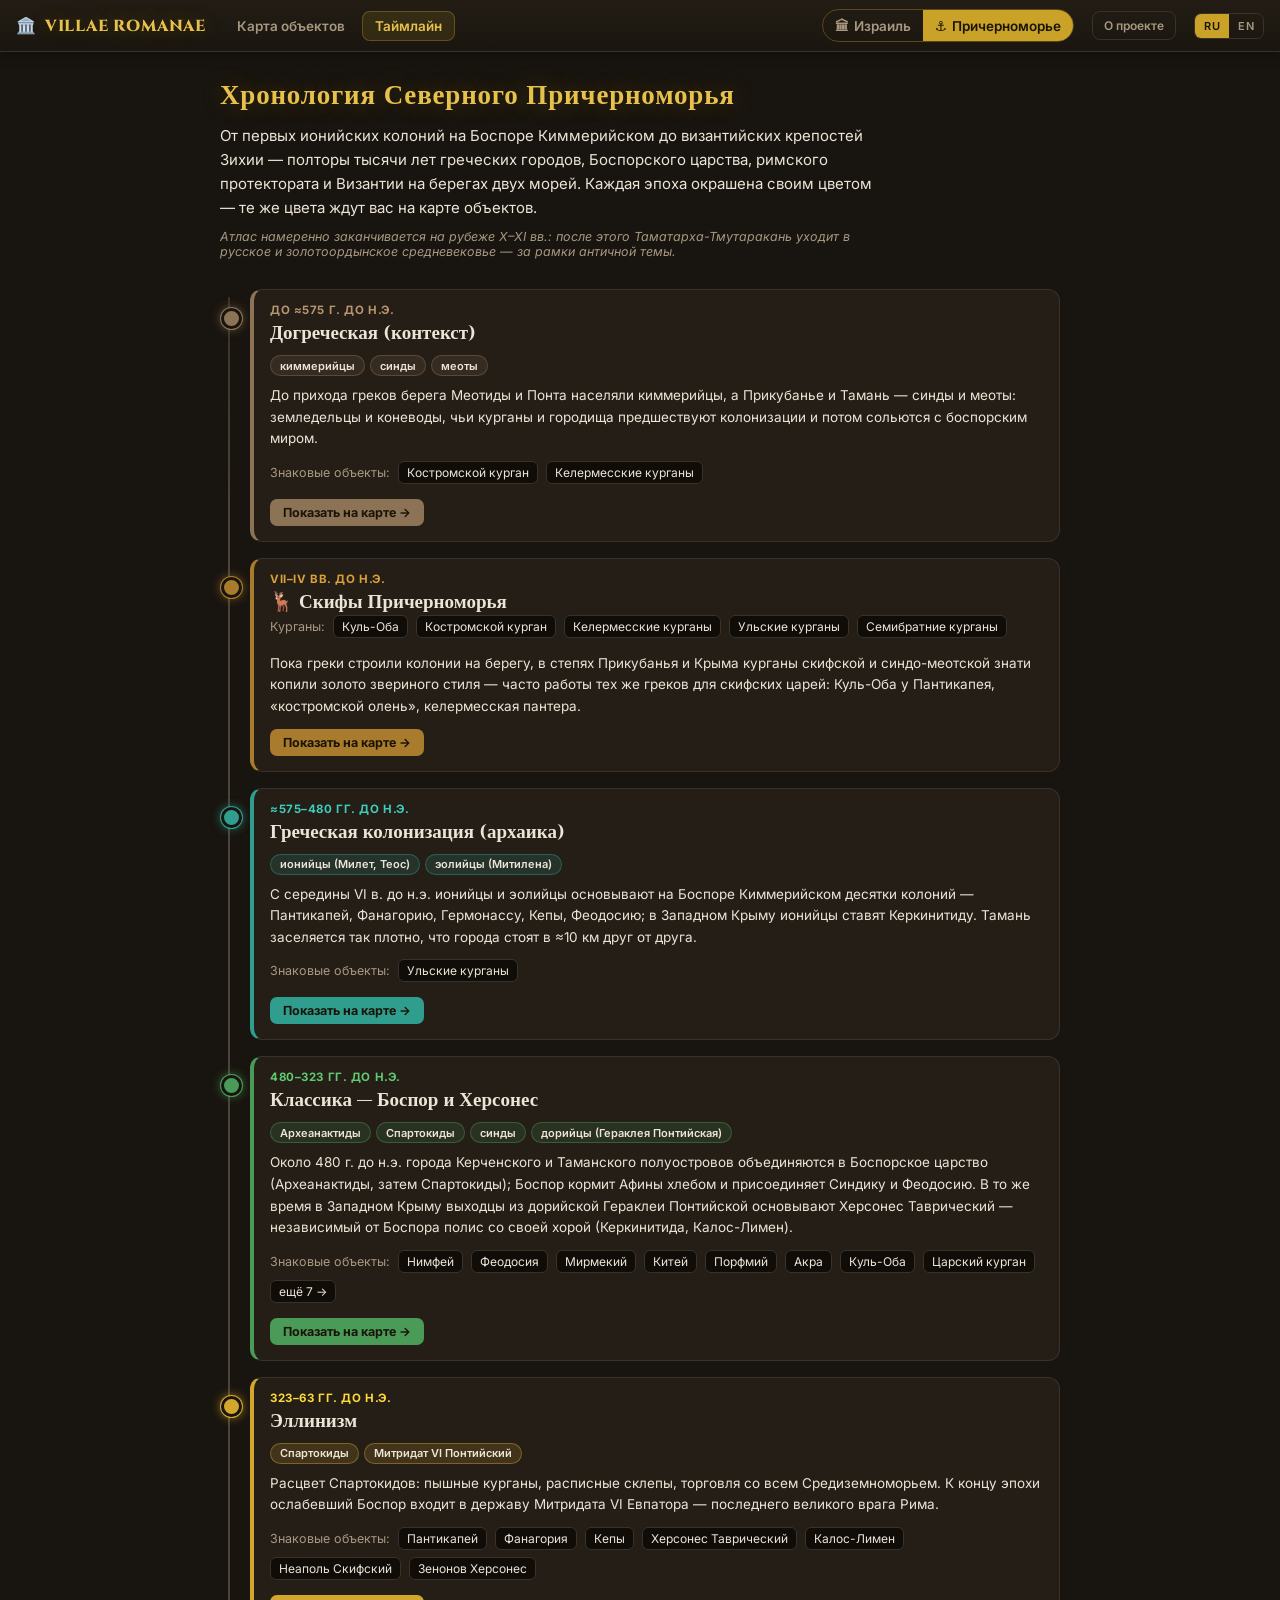
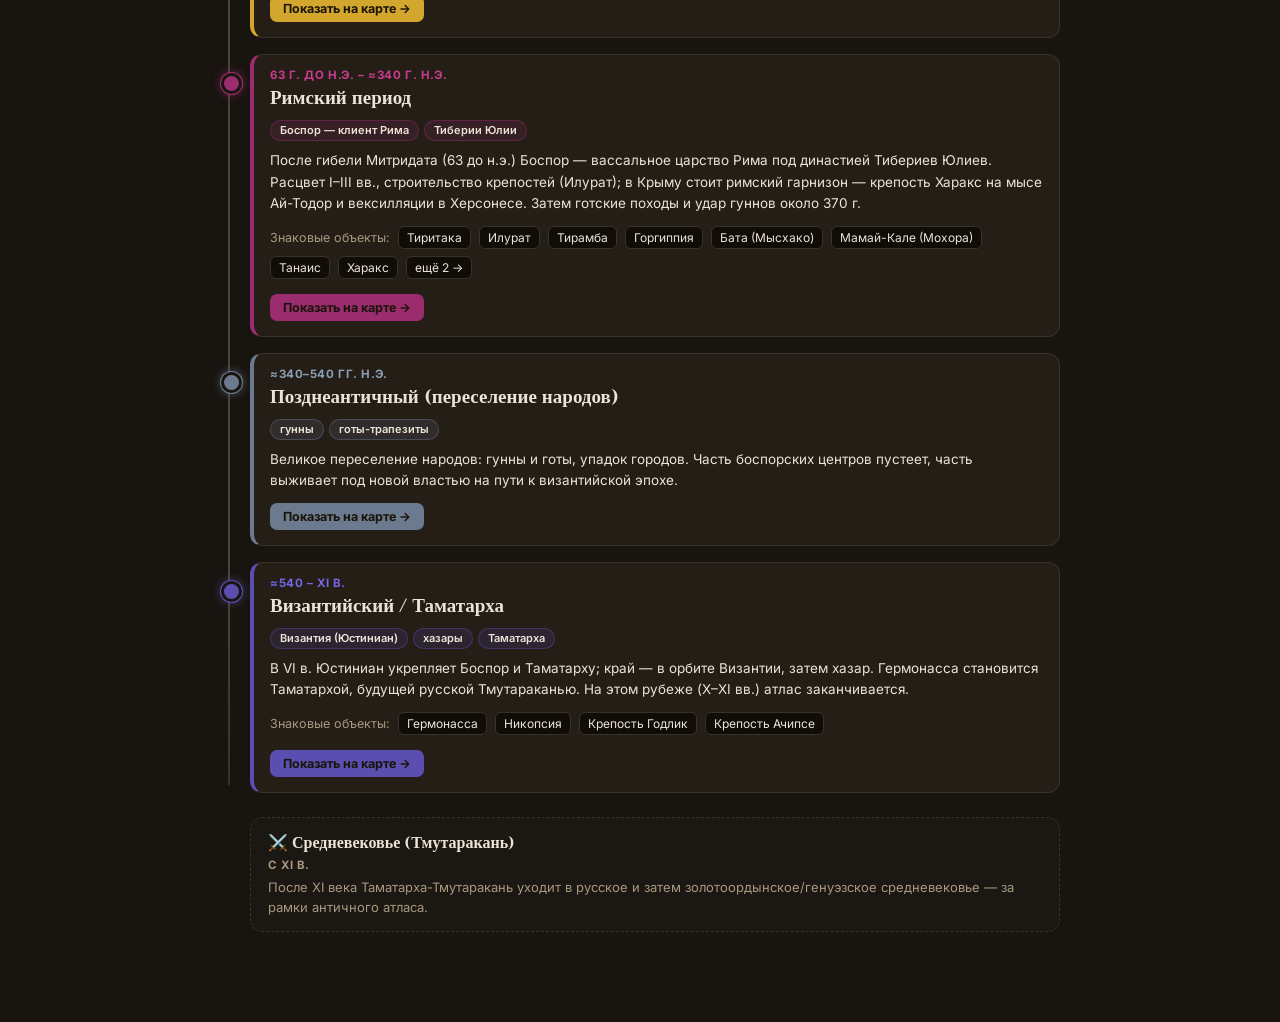
<file: pontus-timeline.html>
<!DOCTYPE html>
<html lang="ru">
<head>
  <meta charset="UTF-8">
  <meta name="viewport" content="width=device-width, initial-scale=1.0">
  <title>Таймлайн Причерноморья — VILLAE ROMANAE</title>
  <meta name="description" content="Хронология Северного Причерноморья: греческая колонизация, Боспорское царство, Рим, Византия">
  <link rel="icon" href="data:image/svg+xml,<svg xmlns=%22http://www.w3.org/2000/svg%22 viewBox=%220 0 100 100%22><text y=%22.9em%22 font-size=%2290%22>🏛️</text></svg>">

  <link rel="preconnect" href="https://fonts.googleapis.com">
  <link rel="preconnect" href="https://fonts.gstatic.com" crossorigin>
  <link href="https://fonts.googleapis.com/css2?family=Cinzel:wght@600;800&family=Inter:wght@400;500;600;700&display=swap" rel="stylesheet">

  <link rel="stylesheet" href="styles.css?v=27">
</head>
<body data-page="ptimeline" data-region="pontus">
  <header class="site-nav">
    <a class="nav-logo" href="pontus.html">🏛️ <span>VILLAE&nbsp;ROMANAE</span></a>
    <button class="nav-burger" id="nav-burger" aria-label="Menu" aria-haspopup="true">☰</button>
    <nav class="nav-tabs">
      <a href="pontus.html" data-nav="psites" data-i18n-nav="psites"></a>
      <a href="pontus-timeline.html" data-nav="ptimeline" data-i18n-nav="ptimeline"></a>
    </nav>
    <button class="nav-about" data-i18n-nav="about"></button>
    <div class="nav-lang lang-switch" role="group" aria-label="Language">
      <button class="lang-btn" data-lang="ru">RU</button>
      <button class="lang-btn" data-lang="en">EN</button>
    </div>
  </header>

  <main class="tl-page">
    <header class="tl-header">
      <h1 class="tl-title" id="tl-title"></h1>
      <p class="tl-intro" id="tl-intro"></p>
      <p class="tl-note" id="tl-note"></p>
    </header>

    <div class="tl-stream" id="tl-stream"></div>
    <div class="tl-horizon" id="tl-horizon"></div>
  </main>

  <script src="regions/pontus/periods.js?v=27"></script>
  <script src="regions/pontus/sites-data.js?v=27"></script>
  <script src="nav.js?v=27"></script>
  <script src="pontus-timeline.js?v=27"></script>
</body>
</html>
</file>
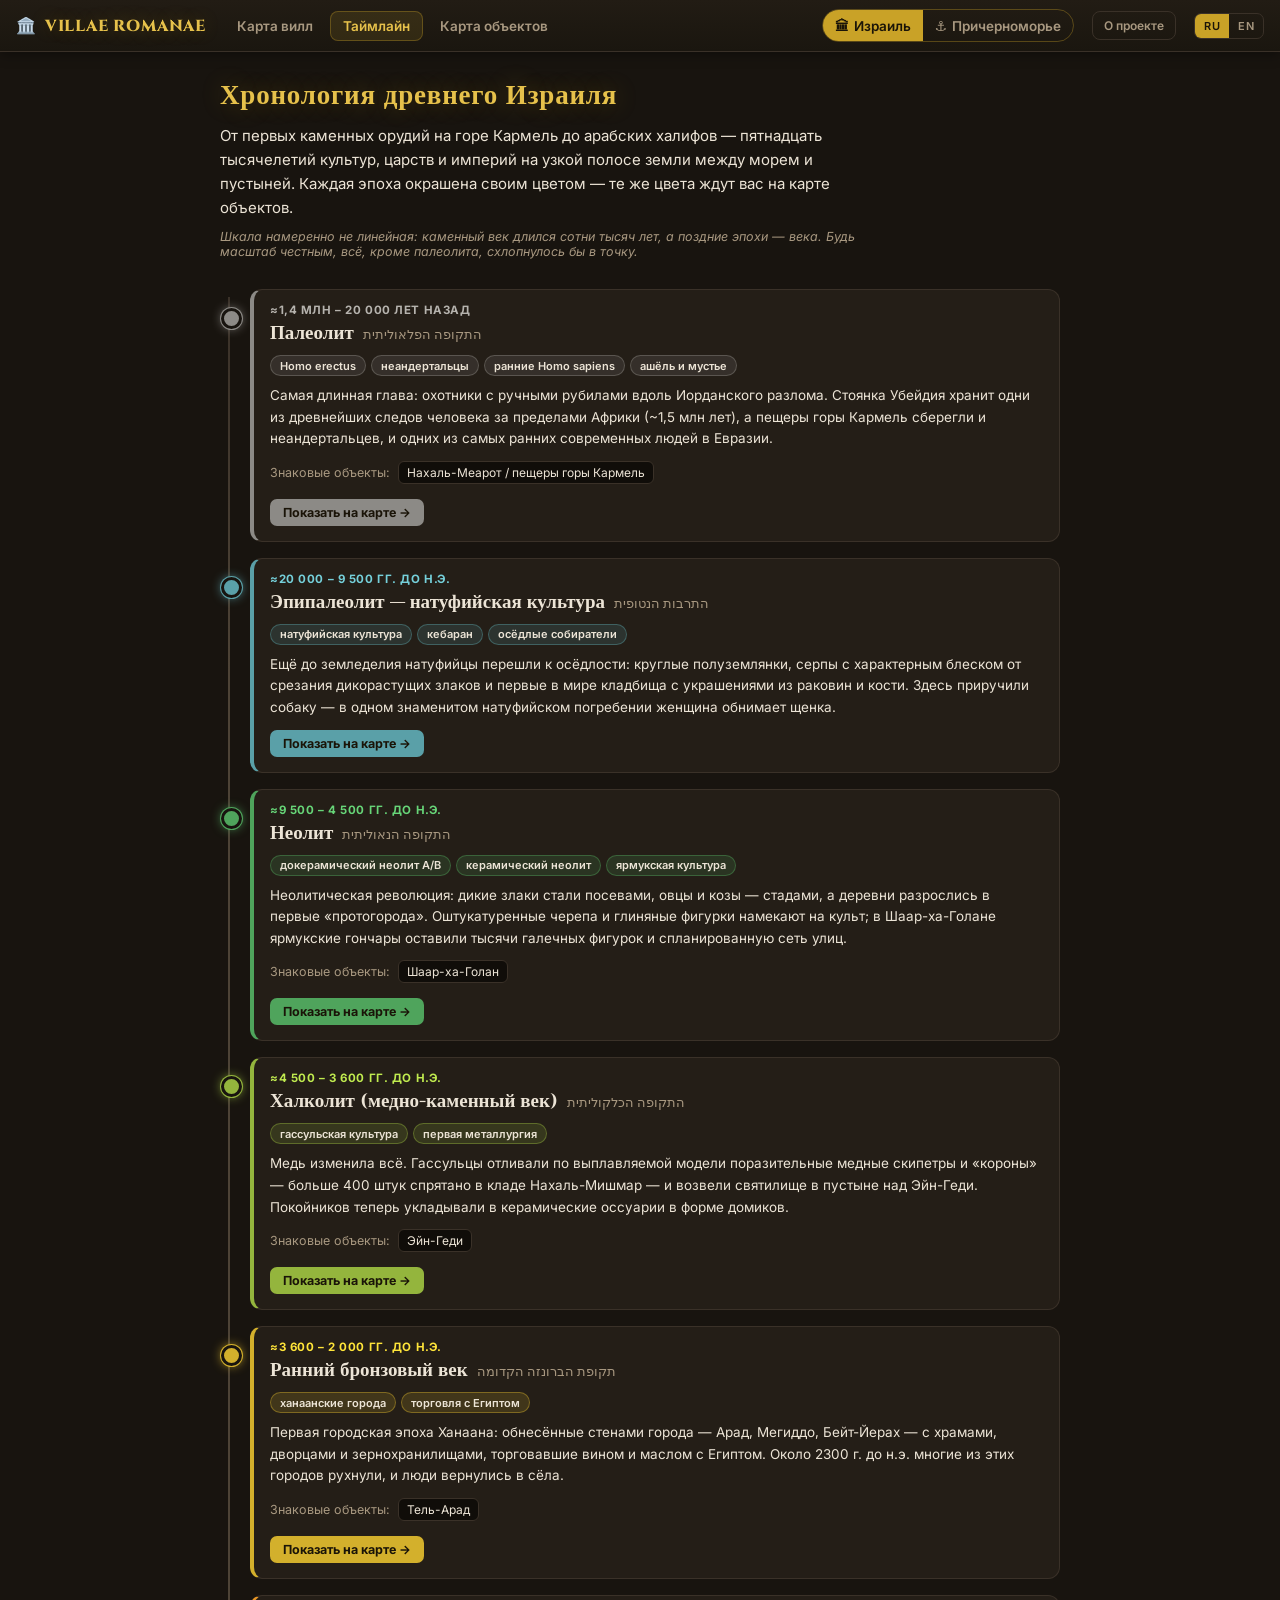
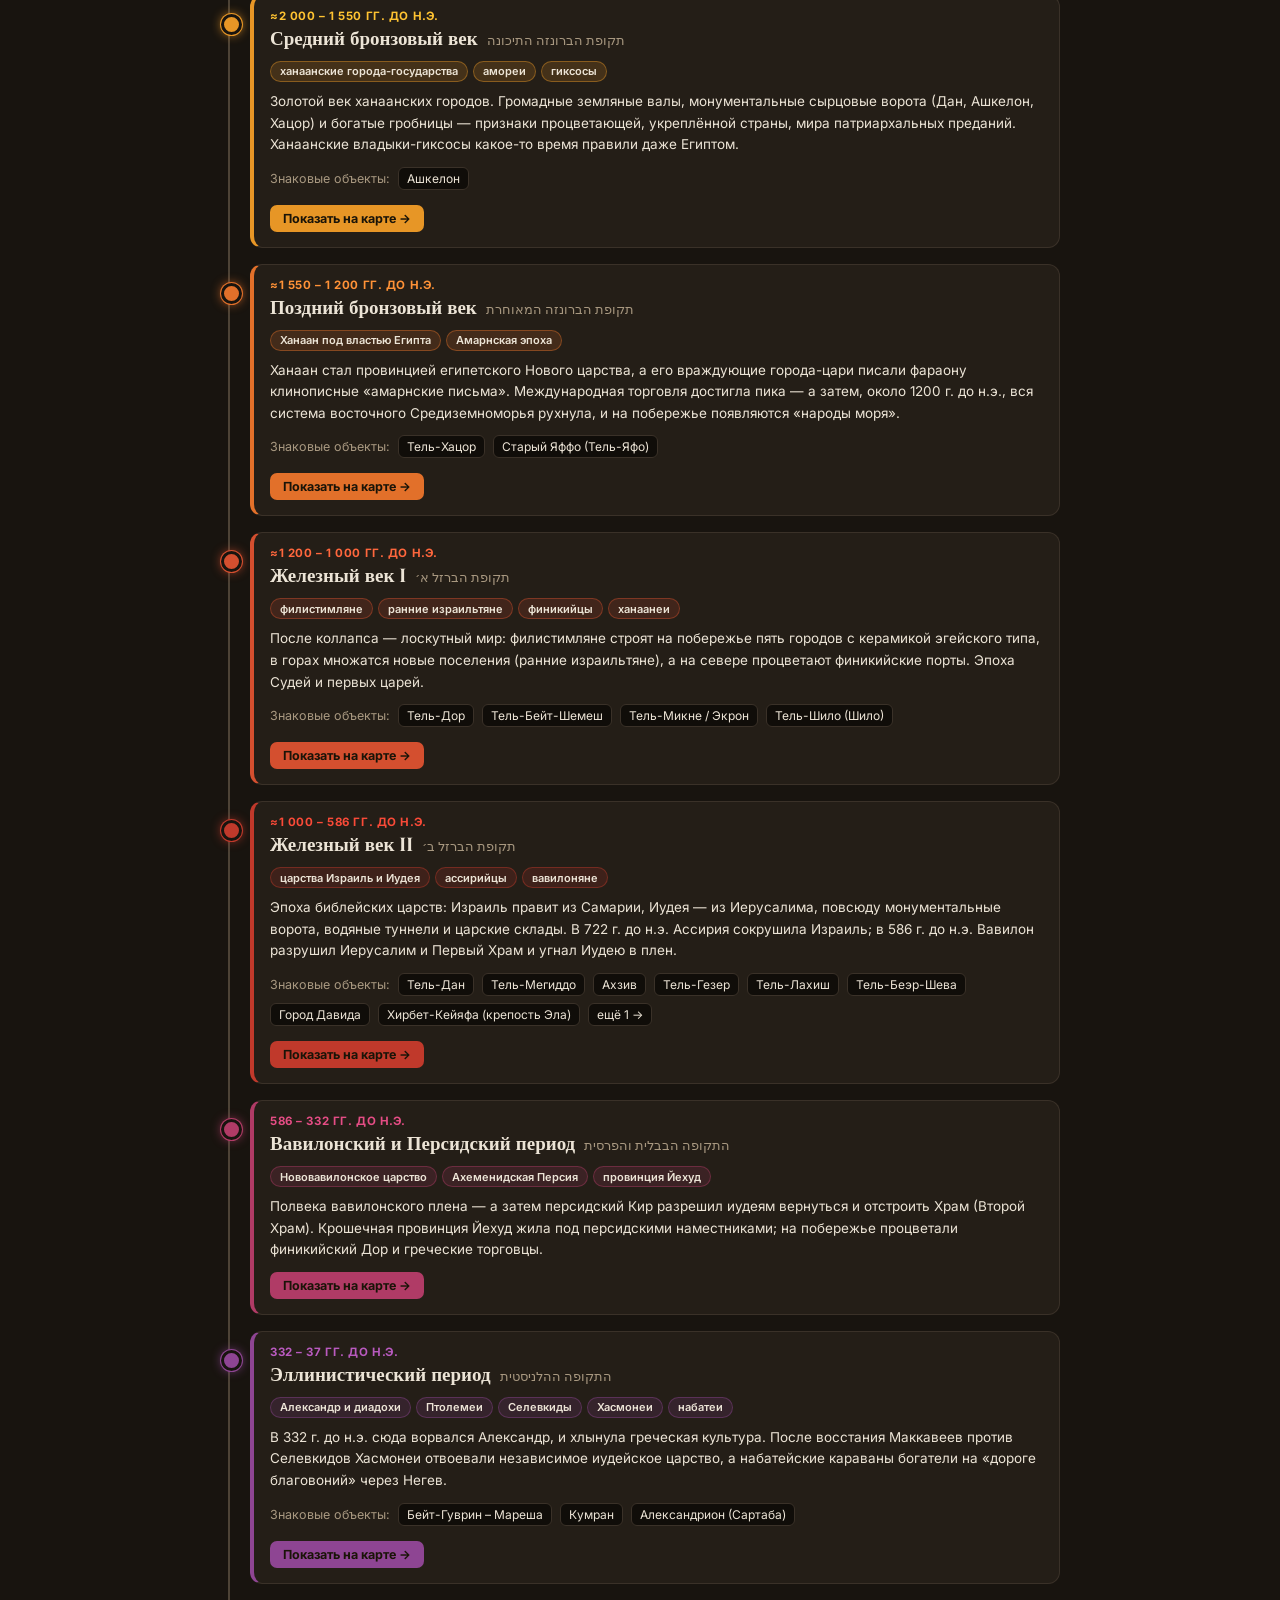
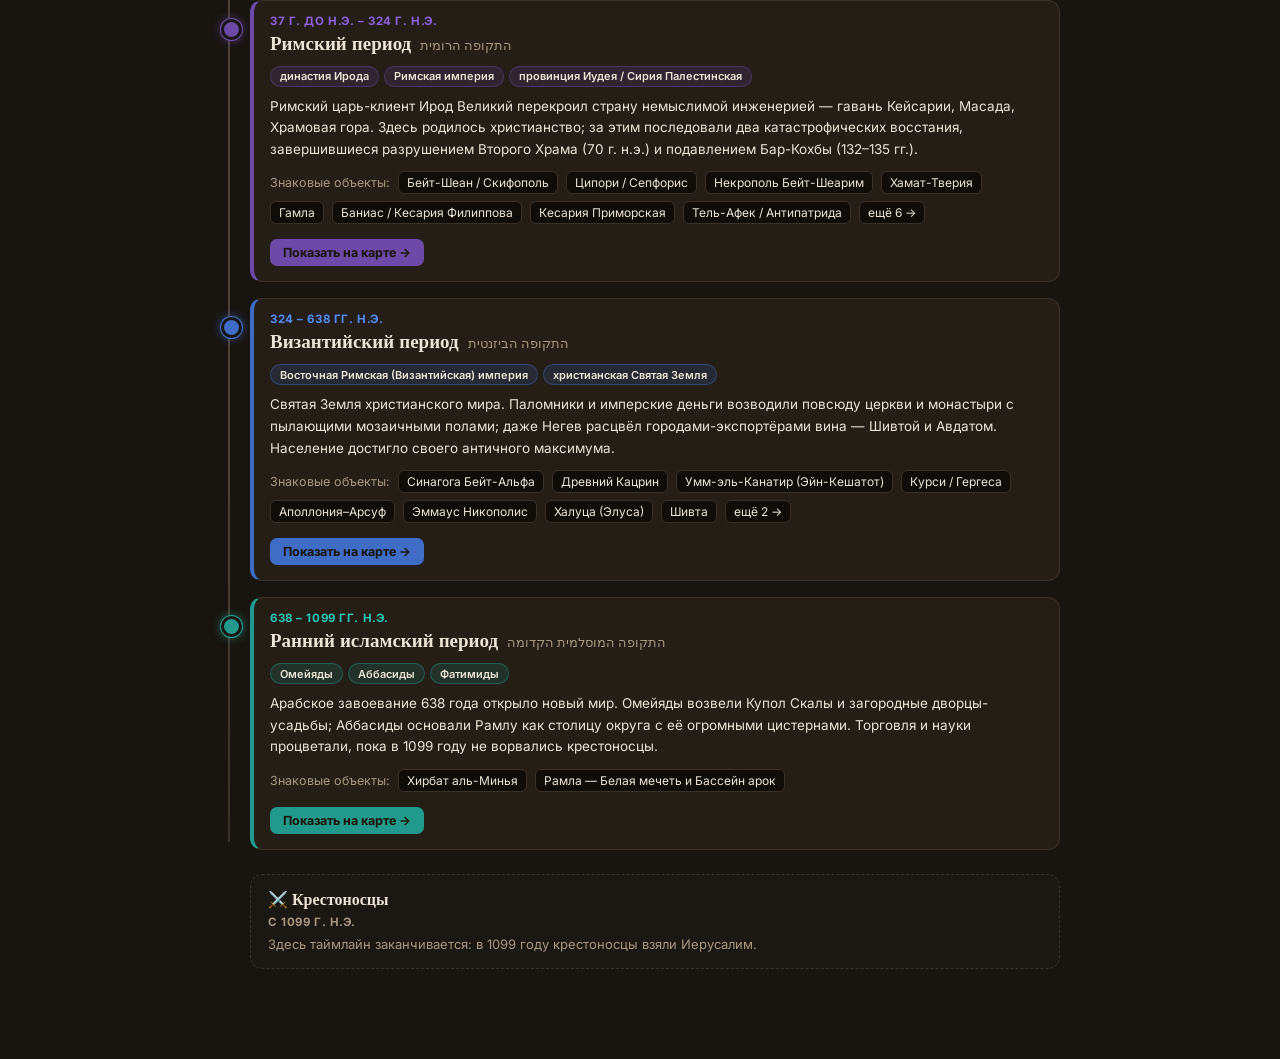
<file: timeline.html>
<!DOCTYPE html>
<html lang="ru">
<head>
  <meta charset="UTF-8">
  <meta name="viewport" content="width=device-width, initial-scale=1.0">
  <title>Таймлайн — VILLAE ROMANAE</title>
  <meta name="description" content="Хронология археологических периодов Израиля от каменного века до крестоносцев">
  <link rel="icon" href="data:image/svg+xml,<svg xmlns=%22http://www.w3.org/2000/svg%22 viewBox=%220 0 100 100%22><text y=%22.9em%22 font-size=%2290%22>🏛️</text></svg>">

  <link rel="preconnect" href="https://fonts.googleapis.com">
  <link rel="preconnect" href="https://fonts.gstatic.com" crossorigin>
  <link href="https://fonts.googleapis.com/css2?family=Cinzel:wght@600;800&family=Inter:wght@400;500;600;700&display=swap" rel="stylesheet">

  <link rel="stylesheet" href="styles.css?v=19">
</head>
<body data-page="timeline">
  <header class="site-nav">
    <a class="nav-logo" href="index.html">🏛️ <span>VILLAE&nbsp;ROMANAE</span></a>
    <button class="nav-burger" id="nav-burger" aria-label="Menu" aria-haspopup="true">☰</button>
    <nav class="nav-tabs">
      <a href="index.html" data-nav="villas" data-i18n-nav="villas"></a>
      <a href="timeline.html" data-nav="timeline" data-i18n-nav="timeline"></a>
      <a href="sites.html" data-nav="sites" data-i18n-nav="sites"></a>
    </nav>
    <button class="nav-about" data-i18n-nav="about"></button>
    <div class="nav-lang lang-switch" role="group" aria-label="Language">
      <button class="lang-btn" data-lang="ru">RU</button>
      <button class="lang-btn" data-lang="en">EN</button>
    </div>
  </header>

  <main class="tl-page">
    <header class="tl-header">
      <h1 class="tl-title" id="tl-title"></h1>
      <p class="tl-intro" id="tl-intro"></p>
      <p class="tl-note" id="tl-note"></p>
    </header>

    <div class="tl-stream" id="tl-stream"></div>
    <div class="tl-horizon" id="tl-horizon"></div>
  </main>

  <script src="periods.js?v=19"></script>
  <script src="sites-data.js?v=19"></script>
  <script src="nav.js?v=19"></script>
  <script src="timeline.js?v=19"></script>
</body>
</html>
</file>
<file: styles.css>
/* ── VILLAE ROMANAE ───────────────────────────────────────────── */
:root {
  --bg: #18140f;
  --bg-card: #241e17;
  --bg-card-hover: #2d261d;
  --border: #3a3128;
  --text: #ece4d6;
  --text-dim: #a89880;
  --gold: #c9a227;
  --gold-bright: #e6c14b;
  --city: #4263eb;
  --r1: #d7191c;
  --r2: #f17c33;
  --r3: #f5c518;
  --r4: #77c25e;
  --r5: #1a9641;
  --sidebar-w: 372px;
  --nav-h: 52px;
}

* { box-sizing: border-box; }

html, body {
  margin: 0;
  padding: 0;
  height: 100%;
  font-family: 'Inter', system-ui, -apple-system, sans-serif;
  background: var(--bg);
  color: var(--text);
}

body.map-page { overflow: hidden; }

/* ── Top navigation ───────────────────────────────────────────── */
.site-nav {
  position: sticky;
  top: 0;
  z-index: 2500;
  height: var(--nav-h);
  display: flex;
  align-items: center;
  gap: 18px;
  padding: 0 16px;
  background: linear-gradient(180deg, #221c14, #1a160f);
  border-bottom: 1px solid var(--border);
  box-shadow: 0 2px 12px rgba(0,0,0,.4);
}

.nav-logo {
  display: inline-flex;
  align-items: center;
  gap: 8px;
  text-decoration: none;
  color: var(--gold-bright);
  font-family: 'Cinzel', serif;
  font-weight: 800;
  font-size: 16px;
  letter-spacing: .05em;
  white-space: nowrap;
}

.nav-logo span { text-shadow: 0 0 18px rgba(201,162,39,.3); }

.nav-burger {
  display: none; /* desktop: hidden, full nav already visible */
  align-items: center;
  justify-content: center;
  appearance: none;
  border: 1px solid rgba(201,162,39,.42);
  background: rgba(201,162,39,.14);
  box-shadow: inset 0 0 0 1px rgba(201,162,39,.18);
  color: var(--gold-bright);
  font-size: 19px;
  line-height: 1;
  width: 40px;
  height: 36px;
  border-radius: 8px;
  cursor: pointer;
  flex-shrink: 0;
  padding: 0;
  transition: border-color .15s, background .15s;
}

.nav-burger:hover { background: rgba(201,162,39,.22); border-color: rgba(201,162,39,.6); }

.nav-menu {
  position: fixed;
  top: calc(var(--nav-h) + 4px);
  left: 6px;
  z-index: 3000;
  width: 220px;
  background: linear-gradient(180deg, #241e17, #16120c);
  border: 1px solid var(--border);
  border-radius: 13px;
  box-shadow: 0 14px 40px rgba(0,0,0,.55);
  padding: 7px;
  display: flex;
  flex-direction: column;
  gap: 2px;
}

.nav-menu[hidden] { display: none; }

.nm-item {
  display: block;
  width: 100%;
  text-align: left;
  text-decoration: none;
  color: var(--text);
  background: transparent;
  border: none;
  border-radius: 9px;
  padding: 12px 13px;
  font: 600 15px 'Inter', sans-serif;
  cursor: pointer;
}

.nm-item:hover { background: rgba(255,255,255,.05); }

.nm-item.active {
  color: var(--gold-bright);
  background: rgba(201,162,39,.13);
  box-shadow: inset 0 0 0 1px rgba(201,162,39,.3);
}

.nm-sep { height: 1px; background: var(--border); margin: 6px 5px; }

.nm-langs { display: flex; gap: 6px; padding: 1px 5px 4px; }

.nm-lang {
  flex: 1;
  appearance: none;
  border: 1px solid var(--border);
  background: transparent;
  color: var(--text-dim);
  font: 700 13.5px 'Inter', sans-serif;
  padding: 9px;
  border-radius: 8px;
  cursor: pointer;
  transition: background .12s, color .12s, border-color .12s;
}

.nm-lang.active { background: var(--gold); color: #1a1408; border-color: var(--gold); }

.nav-tabs {
  display: flex;
  gap: 4px;
  flex: 1;
}

.nav-tabs a {
  text-decoration: none;
  color: var(--text-dim);
  font-size: 13.5px;
  font-weight: 600;
  padding: 7px 13px;
  border-radius: 8px;
  transition: background .15s, color .15s;
  white-space: nowrap;
}

.nav-tabs a:hover { color: var(--text); background: rgba(255,255,255,.05); }

.nav-tabs a.active {
  color: var(--gold-bright);
  background: rgba(201,162,39,.13);
  box-shadow: inset 0 0 0 1px rgba(201,162,39,.32);
}

.nav-lang { flex-shrink: 0; }

.nav-about {
  appearance: none;
  border: 1px solid var(--border);
  background: transparent;
  color: var(--text-dim);
  font: 600 12px 'Inter', sans-serif;
  padding: 6px 11px;
  border-radius: 8px;
  cursor: pointer;
  white-space: nowrap;
  flex-shrink: 0;
  transition: color .15s, border-color .15s;
}

.nav-about:hover { color: var(--gold-bright); border-color: rgba(201,162,39,.4); }

/* About modal */
.about-overlay {
  position: fixed;
  inset: 0;
  z-index: 5000;
  background: rgba(10,8,5,.72);
  backdrop-filter: blur(3px);
  display: flex;
  align-items: center;
  justify-content: center;
  padding: 20px;
}

.about-overlay[hidden] { display: none; }

.about-modal {
  position: relative;
  width: min(380px, 92vw);
  background: linear-gradient(175deg, #241e17, #16120c);
  border: 1px solid var(--border);
  border-radius: 16px;
  padding: 32px 26px 26px;
  text-align: center;
  box-shadow: 0 20px 60px rgba(0,0,0,.6);
}

.about-emoji { font-size: 40px; line-height: 1; }

.about-title {
  font-family: 'Cinzel', serif;
  font-weight: 800;
  color: var(--gold-bright);
  font-size: 22px;
  margin: 10px 0 6px;
  letter-spacing: .04em;
}

.about-line { color: var(--text); font-size: 15px; margin: 0 0 18px; }

.about-links { display: flex; flex-direction: column; gap: 9px; }

.about-links a {
  text-decoration: none;
  color: var(--text);
  background: var(--bg-card);
  border: 1px solid var(--border);
  border-radius: 10px;
  padding: 11px;
  font-size: 13.5px;
  font-weight: 600;
  transition: color .14s, border-color .14s, background .14s;
}

.about-links a:hover { border-color: var(--gold); background: var(--bg-card-hover); color: var(--gold-bright); }

.about-x {
  position: absolute;
  top: 9px;
  right: 12px;
  appearance: none;
  border: none;
  background: transparent;
  color: var(--text-dim);
  font-size: 26px;
  line-height: 1;
  cursor: pointer;
  padding: 2px 6px;
}

.about-x:hover { color: var(--text); }

#app {
  display: flex;
  height: calc(100dvh - var(--nav-h));
}

/* ── Sidebar ──────────────────────────────────────────────────── */
#sidebar {
  width: var(--sidebar-w);
  min-width: var(--sidebar-w);
  height: 100%;
  display: flex;
  flex-direction: column;
  background: linear-gradient(175deg, #1d1812 0%, #18140f 40%);
  border-right: 1px solid var(--border);
  z-index: 1001;
}

.sb-header {
  padding: 18px 18px 12px;
  border-bottom: 1px solid var(--border);
  background:
    radial-gradient(ellipse 120% 80% at 20% -20%, rgba(201,162,39,.13), transparent 60%);
}

.sb-title-row {
  display: flex;
  align-items: baseline;
  justify-content: space-between;
  gap: 10px;
}

h1 {
  font-family: 'Cinzel', serif;
  font-weight: 800;
  font-size: 23px;
  letter-spacing: .06em;
  margin: 0;
  color: var(--gold-bright);
  text-shadow: 0 1px 0 #000, 0 0 24px rgba(201,162,39,.35);
  white-space: nowrap;
}

.sb-subtitle {
  margin: 6px 0 0;
  font-size: 12.5px;
  color: var(--text-dim);
  line-height: 1.45;
}

.lang-switch {
  display: flex;
  border: 1px solid var(--border);
  border-radius: 7px;
  overflow: hidden;
  flex-shrink: 0;
}

.lang-btn {
  appearance: none;
  border: none;
  background: transparent;
  color: var(--text-dim);
  font: 600 11px 'Inter', sans-serif;
  letter-spacing: .04em;
  padding: 5px 9px;
  cursor: pointer;
  transition: all .15s;
}

.lang-btn.active {
  background: var(--gold);
  color: #1a1408;
}

.lang-btn:not(.active):hover { color: var(--text); }

/* ── Controls ─────────────────────────────────────────────────── */
.sb-controls {
  padding: 12px 18px;
  border-bottom: 1px solid var(--border);
  display: flex;
  flex-direction: column;
  gap: 11px;
}

#search {
  width: 100%;
  background: #100d09;
  border: 1px solid var(--border);
  border-radius: 8px;
  color: var(--text);
  font: 400 13px 'Inter', sans-serif;
  padding: 8px 11px;
  outline: none;
  transition: border-color .15s;
}

#search:focus { border-color: var(--gold); }
#search::placeholder { color: #6e6150; }

.filter-row {
  display: flex;
  align-items: center;
  gap: 14px;
  flex-wrap: wrap;
}

.filter-label {
  font-size: 12px;
  color: var(--text-dim);
}

.chk {
  display: inline-flex;
  align-items: center;
  gap: 7px;
  cursor: pointer;
  font-size: 13px;
  user-select: none;
}

.chk input { display: none; }

.chk-mark {
  width: 15px;
  height: 15px;
  border-radius: 4px;
  border: 2px solid var(--text-dim);
  display: inline-flex;
  align-items: center;
  justify-content: center;
  font-size: 10px;
  color: transparent;
  transition: all .15s;
  flex-shrink: 0;
}

.villa-mark { border-radius: 50%; }
.palace-mark { border-radius: 3px; }
.city-mark { border-radius: 2px; transform: rotate(45deg); }

.chk input:checked + .villa-mark,
.chk input:checked + .palace-mark,
.chk input:checked + .city-mark {
  background: linear-gradient(135deg, var(--r5), var(--r3) 55%, var(--r1));
  border-color: #fff;
}

.chk input:checked + .wb-mark {
  background: #6e6150;
  border-color: var(--text-dim);
  color: #fff;
}

.chk input:checked + .unesco-mark {
  background: var(--gold);
  border-color: var(--gold);
  color: #1a1408;
}

.chk input:not(:checked) + .chk-mark { opacity: .55; }
.chk input:not(:checked) ~ span:last-child { opacity: .55; text-decoration: line-through; }

.wb-chk { font-size: 12px; color: var(--text-dim); }

/* star filter */
.star-filter { display: inline-flex; gap: 2px; }

.star-btn {
  appearance: none;
  border: none;
  background: transparent;
  font-size: 17px;
  line-height: 1;
  cursor: pointer;
  color: #4d4336;
  padding: 1px 2px;
  transition: transform .1s, color .15s;
}

.star-btn.lit { color: var(--gold-bright); text-shadow: 0 0 8px rgba(230,193,75,.45); }
.star-btn:hover { transform: scale(1.2); }

/* ── Legend ───────────────────────────────────────────────────── */
.sb-legend {
  padding: 11px 18px;
  border-bottom: 1px solid var(--border);
  font-size: 11.5px;
  color: var(--text-dim);
}

.legend-title { margin-bottom: 6px; }

.legend-scale {
  display: flex;
  gap: 3px;
}

.legend-swatch {
  flex: 1;
  height: 10px;
  border-radius: 3px;
  box-shadow: inset 0 0 0 1px rgba(0,0,0,.35);
}

.legend-scale-labels {
  display: flex;
  justify-content: space-between;
  margin-top: 3px;
  font-size: 10.5px;
}

.legend-shapes {
  margin-top: 9px;
  display: flex;
  gap: 13px;
  flex-wrap: wrap;
}

.lg-shape { display: inline-flex; align-items: center; gap: 6px; font-size: 11.5px; }

.lg-circle, .lg-square, .lg-diamond {
  width: 12px;
  height: 12px;
  flex-shrink: 0;
  border: 2px solid #fff;
  box-shadow: 0 1px 3px rgba(0,0,0,.5);
  background: linear-gradient(135deg, var(--r5), var(--r3) 55%, var(--r1));
}

.lg-circle { border-radius: 50%; }
.lg-square { border-radius: 3px; }
.lg-diamond { border-radius: 2px; transform: rotate(45deg); }

.sb-count {
  padding: 8px 18px;
  font-size: 11.5px;
  color: var(--text-dim);
  letter-spacing: .03em;
}

/* ── Site list ────────────────────────────────────────────────── */
#site-list {
  flex: 1;
  overflow-y: auto;
  padding: 0 12px 12px;
  scrollbar-width: thin;
  scrollbar-color: #4d4336 transparent;
}

#site-list::-webkit-scrollbar { width: 8px; }
#site-list::-webkit-scrollbar-thumb { background: #4d4336; border-radius: 4px; }

.site-card {
  display: flex;
  align-items: center;
  gap: 11px;
  padding: 9px 10px;
  margin-bottom: 6px;
  background: var(--bg-card);
  border: 1px solid transparent;
  border-radius: 10px;
  cursor: pointer;
  transition: all .14s;
}

.site-card:hover {
  background: var(--bg-card-hover);
  border-color: var(--border);
  transform: translateX(2px);
}

.site-card.selected {
  border-color: var(--gold);
  background: var(--bg-card-hover);
  box-shadow: 0 0 0 1px var(--gold), 0 2px 10px rgba(0,0,0,.4);
}

.card-dot {
  width: 13px;
  height: 13px;
  border-radius: 50%;
  border: 2px solid #fff;
  box-shadow: 0 1px 3px rgba(0,0,0,.5);
  flex-shrink: 0;
}

.card-dot.square { border-radius: 3px; }
.card-dot.diamond { border-radius: 2px; transform: rotate(45deg); }

.card-body { min-width: 0; flex: 1; }

.card-name {
  font-size: 13px;
  font-weight: 600;
  line-height: 1.3;
  overflow: hidden;
  text-overflow: ellipsis;
  white-space: nowrap;
}

.card-meta {
  font-size: 11px;
  color: var(--text-dim);
  margin-top: 2px;
  overflow: hidden;
  text-overflow: ellipsis;
  white-space: nowrap;
}

.card-stars {
  font-size: 11.5px;
  letter-spacing: .5px;
  flex-shrink: 0;
}

.list-empty {
  text-align: center;
  color: var(--text-dim);
  font-size: 13px;
  padding: 30px 10px;
}

.sb-footer {
  padding: 9px 18px;
  border-top: 1px solid var(--border);
  font-size: 10.5px;
  color: #6e6150;
  line-height: 1.5;
}

/* ── Map ──────────────────────────────────────────────────────── */
#map {
  flex: 1;
  height: 100%;
  background: #c8c0b0;
}

/* shaped markers: square = palace, diamond = city (color = view rating) */
/* NB: no position:relative here — Leaflet positions the icon via transform; forcing
   relative shifts every marker out of place. Leaflet's own absolute already anchors the ★. */
.mk-icon { background: transparent; border: none; display: flex; align-items: center; justify-content: center; }

.mk-square, .mk-diamond, .mk-circle {
  width: 15px;
  height: 15px;
  border: 2.5px solid #fff;
  box-shadow: 0 1px 5px rgba(0,0,0,.55);
  transition: transform .12s;
}

.mk-square { border-radius: 3px; }
.mk-diamond { border-radius: 2px; transform: rotate(45deg); }
.mk-circle { border-radius: 50%; }

.mk-icon:hover .mk-square,
.mk-icon:hover .mk-circle { transform: scale(1.25); }
.mk-icon:hover .mk-diamond { transform: rotate(45deg) scale(1.25); }

.mk-icon.selected .mk-square,
.mk-icon.selected .mk-circle {
  transform: scale(1.35);
  box-shadow: 0 0 0 3px var(--gold), 0 2px 8px rgba(0,0,0,.6);
}

.mk-icon.selected .mk-diamond {
  transform: rotate(45deg) scale(1.35);
  box-shadow: 0 0 0 3px var(--gold), 0 2px 8px rgba(0,0,0,.6);
}

/* UNESCO ★ inside the marker glyph (like Pontus must-see) */
.mk-icon.unesco .mk-square,
.mk-icon.unesco .mk-circle { width: 18px; height: 18px; }
.mk-icon.unesco .mk-diamond { width: 17px; height: 17px; }
.mk-star {
  position: absolute; left: 50%; top: 50%; transform: translate(-50%, -50%);
  color: #fff; font-size: 10px; line-height: 1; font-weight: 700; pointer-events: none;
  text-shadow: 0 0 2px rgba(0,0,0,.9), 0 0 3px rgba(0,0,0,.6);
}

/* basemap switcher */
.basemap-control {
  display: flex;
  background: rgba(24,20,15,.92);
  border: 1px solid var(--border);
  border-radius: 9px;
  overflow: hidden;
  box-shadow: 0 2px 10px rgba(0,0,0,.35);
}

.basemap-btn {
  appearance: none;
  border: none;
  background: transparent;
  color: var(--text-dim);
  font: 600 11.5px 'Inter', sans-serif;
  padding: 7px 12px;
  cursor: pointer;
  white-space: nowrap;
  transition: all .15s;
}

.basemap-btn:not(:last-child) { border-right: 1px solid var(--border); }
.basemap-btn.active { background: var(--gold); color: #1a1408; }
.basemap-btn:not(.active):hover { color: var(--text); }

/* ── Popup ────────────────────────────────────────────────────── */
.leaflet-popup-content-wrapper {
  background: #fbf7ee;
  color: #2c2418;
  border-radius: 12px;
  box-shadow: 0 6px 28px rgba(0,0,0,.45);
}

.leaflet-popup-content {
  margin: 0;
  width: 320px !important;
  font-family: 'Inter', sans-serif;
}

.leaflet-popup-tip { background: #fbf7ee; }

.popup-img {
  width: 100%;
  height: 165px;
  overflow: hidden;
  border-radius: 12px 12px 0 0;
  background: #e8e0d0;
}

.popup-img img {
  width: 100%;
  height: 100%;
  object-fit: cover;
  display: block;
}

.popup-body {
  padding: 12px 15px 14px;
  max-height: 46vh;
  overflow-y: auto;
  scrollbar-width: thin;
  scrollbar-color: #c9bda2 transparent;
}

.popup-title {
  font-family: 'Cinzel', 'Inter', serif;
  font-weight: 700;
  font-size: 16px;
  line-height: 1.25;
  margin: 0 0 1px;
  color: #1f1809;
}

.popup-he {
  font-size: 12.5px;
  color: #8c7c60;
  margin-bottom: 7px;
}

.popup-badges {
  display: flex;
  flex-wrap: wrap;
  gap: 5px;
  margin-bottom: 8px;
}

.badge {
  font-size: 10.5px;
  font-weight: 600;
  letter-spacing: .03em;
  padding: 2.5px 8px;
  border-radius: 20px;
  background: #ece3d0;
  color: #5d4e35;
}

.badge.b-type { background: #e3d6ba; color: #4a3a1d; }
.badge.b-wb { background: #ded9e8; color: #4f4368; }

.popup-warn {
  display: flex;
  flex-direction: column;
  gap: 2px;
  background: #fdecea;
  border: 1px solid #e8b4ae;
  border-left: 3px solid #c0392b;
  border-radius: 8px;
  padding: 7px 10px;
  margin: 2px 0 9px;
}

.popup-warn strong {
  font-size: 11.5px;
  font-weight: 800;
  letter-spacing: .03em;
  color: #a5281e;
}

.popup-warn span {
  font-size: 11.5px;
  color: #7a3a34;
  line-height: 1.4;
}

.popup-view {
  display: flex;
  align-items: center;
  gap: 7px;
  margin: 2px 0 7px;
  font-size: 13px;
  font-weight: 600;
}

.popup-view .stars { font-size: 14.5px; letter-spacing: 1px; }

.popup-viewnote {
  font-size: 12.5px;
  font-style: italic;
  color: #6d5d42;
  border-left: 3px solid var(--gold);
  padding-left: 9px;
  margin: 0 0 9px;
  line-height: 1.45;
}

.popup-desc {
  font-size: 12.5px;
  line-height: 1.5;
  color: #3a3022;
  margin: 0 0 10px;
}

.popup-period {
  font-size: 11.5px;
  color: #8c7c60;
  margin-bottom: 9px;
}

.popup-links {
  display: flex;
  flex-wrap: wrap;
  gap: 5px;
}

.popup-link {
  font-size: 11px;
  font-weight: 600;
  text-decoration: none;
  color: #2c2418;
  background: #ece3d0;
  border: 1px solid #d9cdb2;
  border-radius: 6px;
  padding: 3.5px 8px;
  transition: all .12s;
}

.popup-link:hover { background: var(--gold); border-color: var(--gold); color: #1a1408; }

.popup-link.nav { background: #e4ecdc; border-color: #c8d8ba; }
.popup-link.nav:hover { background: #77c25e; border-color: #77c25e; color: #fff; }

.popup-coords {
  margin-top: 8px;
  font-size: 10px;
  color: #a39577;
  letter-spacing: .03em;
}

/* tooltip */
.leaflet-tooltip {
  font-family: 'Inter', sans-serif;
  font-weight: 600;
  font-size: 12px;
  background: rgba(24,20,15,.92);
  color: var(--text);
  border: 1px solid var(--border);
  border-radius: 7px;
  box-shadow: 0 2px 8px rgba(0,0,0,.4);
}

.leaflet-tooltip-top:before { border-top-color: rgba(24,20,15,.92); }

/* attribution */
.leaflet-control-attribution {
  background: rgba(251,247,238,.8) !important;
  font-size: 9.5px !important;
}

/* ── Mobile ───────────────────────────────────────────────────── */
#sidebar-toggle, #sidebar-close {
  display: none;
  align-items: center;
  justify-content: center;
  position: fixed;
  left: 12px;
  top: calc(var(--nav-h) + 12px);
  z-index: 1100;
  border: 1px solid var(--gold);
  background: rgba(24,20,15,.96);
  color: var(--gold-bright);
  line-height: 1;
  cursor: pointer;
  box-shadow: 0 3px 14px rgba(0,0,0,.55);
}

/* open = labeled gold pill, so it's obvious it opens the filters */
#sidebar-toggle {
  gap: 7px;
  height: 44px;
  padding: 0 16px;
  border-radius: 22px;
  font: 800 14px 'Inter', sans-serif;
  letter-spacing: .02em;
  background: var(--gold);
  color: #1a1408;
  border-color: var(--gold);
}

/* close = round arrow */
#sidebar-close {
  width: 50px;
  height: 50px;
  padding: 0;
  border-radius: 50%;
}

#sidebar-toggle svg, #sidebar-close svg { display: block; }
#sidebar-close:active, #sidebar-toggle:active { transform: scale(.95); }

@media (max-width: 880px) {
  #sidebar {
    position: fixed;
    top: var(--nav-h);
    left: 0;
    bottom: 0;
    width: min(86vw, var(--sidebar-w));
    min-width: 0;
    transform: translateX(-105%);
    transition: transform .25s ease;
    box-shadow: 6px 0 30px rgba(0,0,0,.5);
    overflow-y: auto;
    -webkit-overflow-scrolling: touch;
  }

  #sidebar.open { transform: translateX(0); }

  /* whole sidebar scrolls on mobile (filters + list together) */
  #site-list { flex: 0 0 auto; overflow: visible; }

  /* keep header text clear of the floating toggle/close button */
  .sb-header { padding-top: 64px; }

  #sidebar-toggle { display: flex; }
  #app:has(#sidebar.open) ~ #sidebar-toggle { display: none; }
  #app:has(#sidebar.open) ~ #sidebar-close { display: flex; }

  /* stack zoom buttons UNDER the Filters pill (avoids overlap at any pill width) */
  .leaflet-left .leaflet-control-zoom { margin-top: 64px; margin-left: 12px; }

  /* bigger, scrollable top nav */
  :root { --nav-h: 58px; }
  .site-nav {
    gap: 6px;
    padding: 0 10px;
    overflow-x: auto;
    -webkit-overflow-scrolling: touch;
    scrollbar-width: none;
  }
  .site-nav::-webkit-scrollbar { display: none; }
  .site-nav > * { flex-shrink: 0; }
  .nav-logo { font-size: 22px; }
  .nav-logo span { display: none; }
  .nav-burger { display: flex; width: 44px; height: 40px; font-size: 21px; }
  .nav-tabs { flex: 0 0 auto; gap: 4px; }
  .nav-tabs a { padding: 9px 12px; font-size: 15px; }
  .nav-about { padding: 9px 12px; font-size: 14px; }
  .nav-lang .lang-btn { font-size: 13.5px; padding: 8px 12px; }
}

/* ── Timeline page ────────────────────────────────────────────── */
body[data-page="timeline"] { height: auto; min-height: 100%; overflow-y: auto; }

.tl-page {
  max-width: 880px;
  margin: 0 auto;
  padding: 26px 20px 90px;
}

.tl-header { margin-bottom: 30px; }

.tl-title {
  font-family: 'Cinzel', serif;
  font-weight: 800;
  font-size: 27px;
  color: var(--gold-bright);
  margin: 0 0 10px;
  letter-spacing: .03em;
  text-shadow: 0 0 24px rgba(201,162,39,.3);
}

.tl-intro {
  font-size: 15px;
  line-height: 1.6;
  color: var(--text);
  margin: 0 0 9px;
  max-width: 660px;
}

.tl-note {
  font-size: 12.5px;
  color: var(--text-dim);
  font-style: italic;
  margin: 0;
  max-width: 660px;
}

.tl-stream { position: relative; padding-left: 30px; }

.tl-stream::before {
  content: "";
  position: absolute;
  left: 8px; top: 8px; bottom: 8px;
  width: 2px;
  background: linear-gradient(var(--border), #4d4336 10%, #4d4336 90%, var(--border));
}

.tl-period { position: relative; margin-bottom: 16px; }

.tl-period::before {
  content: "";
  position: absolute;
  left: -29px; top: 19px;
  width: 15px; height: 15px;
  border-radius: 50%;
  background: var(--c);
  border: 3px solid var(--bg);
  box-shadow: 0 0 0 1px var(--c), 0 0 11px -1px var(--c);
}

.tl-card {
  background: var(--bg-card);
  border: 1px solid var(--border);
  border-left: 4px solid var(--c);
  border-radius: 12px;
  padding: 13px 16px 15px;
  transition: transform .12s;
}

.tl-card:hover { transform: translateX(2px); }

.tl-dates {
  font-size: 11.5px;
  font-weight: 700;
  letter-spacing: .05em;
  color: var(--c);
  filter: brightness(1.3);
  text-transform: uppercase;
}

.tl-name {
  font-family: 'Cinzel', serif;
  font-weight: 700;
  font-size: 19px;
  margin: 3px 0 0;
  color: var(--text);
  display: flex;
  align-items: baseline;
  gap: 9px;
  flex-wrap: wrap;
}

.tl-he { font-family: 'Inter', sans-serif; font-weight: 500; font-size: 13px; color: var(--text-dim); }

.tl-cultures { display: flex; flex-wrap: wrap; gap: 5px; margin: 9px 0; }

.tl-chip {
  font-size: 11px;
  font-weight: 600;
  padding: 2.5px 9px;
  border-radius: 20px;
  background: color-mix(in srgb, var(--c) 17%, transparent);
  color: var(--text);
  border: 1px solid color-mix(in srgb, var(--c) 42%, transparent);
}

.tl-blurb { font-size: 13.5px; line-height: 1.6; color: var(--text); margin: 9px 0 11px; }

.tl-sites { display: flex; flex-wrap: wrap; align-items: baseline; gap: 4px 5px; font-size: 12.5px; color: var(--text-dim); margin-bottom: 12px; }
.tl-sites-label { margin-right: 3px; }

.tl-site-link {
  text-decoration: none;
  color: var(--text);
  background: #100d09;
  border: 1px solid var(--border);
  border-radius: 6px;
  padding: 3px 8px;
  margin: 0 3px 3px 0;
  font-size: 12px;
  white-space: nowrap;
  transition: border-color .12s, background .12s, color .12s;
}

.tl-site-link:hover {
  border-color: var(--c);
  color: #fff;
  background: color-mix(in srgb, var(--c) 28%, #100d09);
}

.tl-map-btn {
  display: inline-flex;
  align-items: center;
  gap: 6px;
  text-decoration: none;
  font-size: 12.5px;
  font-weight: 700;
  color: #1a1408;
  background: var(--c);
  border-radius: 7px;
  padding: 6px 13px;
  transition: filter .12s;
}

.tl-map-btn:hover { filter: brightness(1.13); }

.tl-horizon {
  position: relative;
  margin: 24px 0 0 30px;
  padding: 14px 17px;
  border: 1px dashed var(--border);
  border-radius: 12px;
  background: rgba(255,255,255,.015);
}

.tl-horizon h2 { font-family: 'Cinzel', serif; color: var(--text); font-size: 16px; margin: 0 0 4px; }
.tl-horizon .tl-dates { color: var(--text-dim); filter: none; }
.tl-horizon p { font-size: 13px; color: var(--text-dim); margin: 6px 0 0; line-height: 1.5; }

@media (max-width: 600px) {
  .tl-title { font-size: 22px; }
  .tl-name { font-size: 17px; }
  .tl-page { padding: 18px 14px 60px; }
}

/* ── Sites map: period filter (doubles as legend) ─────────────── */
.sb-periods {
  padding: 11px 18px;
  border-bottom: 1px solid var(--border);
}

.sb-periods-head {
  display: flex;
  align-items: center;
  justify-content: space-between;
  margin-bottom: 7px;
}

.pf-actions { display: flex; gap: 6px; }

.pf-action {
  appearance: none;
  border: 1px solid var(--border);
  background: transparent;
  color: var(--text-dim);
  font: 600 10.5px 'Inter', sans-serif;
  letter-spacing: .03em;
  padding: 3px 8px;
  border-radius: 6px;
  cursor: pointer;
  transition: color .12s, border-color .12s;
}

.pf-action:hover { color: var(--text); border-color: var(--text-dim); }

.period-filter { display: flex; flex-direction: column; gap: 1px; }

.pf-row {
  display: flex;
  align-items: center;
  gap: 9px;
  width: 100%;
  text-align: left;
  background: transparent;
  border: 1px solid transparent;
  border-radius: 8px;
  padding: 4px 7px;
  cursor: pointer;
  color: var(--text);
  transition: background .12s, opacity .12s;
}

.pf-row:hover { background: var(--bg-card-hover); }

.pf-dot {
  width: 12px;
  height: 12px;
  border-radius: 50%;
  flex-shrink: 0;
  border: 1.5px solid rgba(255,255,255,.55);
  box-shadow: 0 0 6px -1px var(--d);
}

.pf-name { flex: 1; font-size: 12.5px; overflow: hidden; text-overflow: ellipsis; white-space: nowrap; }
.pf-count { font-size: 10.5px; color: var(--text-dim); font-variant-numeric: tabular-nums; }

.pf-row.off { opacity: .36; }
.pf-row.off .pf-name { text-decoration: line-through; }

/* sites popup: era chips + access */
.popup-eras { display: flex; flex-wrap: wrap; gap: 4px; margin: 3px 0 9px; }

.era-chip {
  font-size: 10px;
  font-weight: 700;
  letter-spacing: .02em;
  padding: 2px 8px;
  border-radius: 20px;
  color: #fff;
  text-shadow: 0 1px 1px rgba(0,0,0,.35);
}

.popup-access {
  font-size: 11.5px;
  color: #6d5d42;
  margin: 0 0 9px;
  display: flex;
  gap: 6px;
  align-items: baseline;
}
.popup-access::before { content: "📍"; }

.badge.b-unesco { background: #e7dcc0; color: #6a531c; }

/* ═══════════════ Multi-region engine: switcher, Pontus markers & popups ═══════════════ */

/* region switcher in the (dark) header */
.nav-region {
  display: flex;
  margin-left: 4px;
  border: 1px solid rgba(201,162,39,.35);
  border-radius: 999px;
  overflow: hidden;
  flex-shrink: 0;
}
.region-btn {
  display: inline-flex; align-items: center; gap: 5px;
  padding: 7px 12px; background: transparent; border: 0;
  color: var(--text-dim); font: inherit; font-size: 13.5px; font-weight: 600;
  cursor: pointer; white-space: nowrap;
}
.region-btn:hover { color: var(--text); background: rgba(255,255,255,.05); }
.region-btn.active { background: var(--gold); color: #1a1408; }
.region-emoji { font-size: 14px; }

/* burger-menu region rows (mobile) */
.nm-regions { display: flex; gap: 6px; padding: 4px 6px; }
.nm-region {
  flex: 1; display: inline-flex; align-items: center; justify-content: center; gap: 6px;
  padding: 9px 8px; background: var(--bg-card); border: 1px solid rgba(255,255,255,.08);
  border-radius: 8px; color: var(--text-dim); font: inherit; font-size: 14px; font-weight: 600; cursor: pointer;
}
.nm-region.active { background: var(--gold); color: #1a1408; border-color: var(--gold); }

/* access filter checkbox marks — neutral gold (markers are coloured by ERA, not by access) */
.acc-chk { font-size: 12.5px; color: var(--text-dim); }
.chk input:checked + .acc-mark-tour,
.chk input:checked + .acc-mark-closed,
.chk input:checked + .acc-mark-unesco { background: var(--gold); border-color: var(--gold); }
.unesco-chk { margin-top: 8px; }

/* significance filter — neutral (no colour code; significance = ★, not a hue) */
.sig-lbl { margin-top: 6px; }
.sig-filter { display: flex; gap: 6px; margin-top: 6px; }
.sig-btn {
  flex: 1; padding: 6px 4px; background: var(--bg-card); border: 1px solid rgba(255,255,255,.1);
  border-radius: 7px; color: var(--text-dim); font: inherit; font-size: 13px; font-weight: 600; cursor: pointer;
}
.sig-btn:hover { color: var(--text); }
.sig-btn.active { background: var(--gold); color: #1a1408; border-color: var(--gold); }

/* type filter (multi-select toggles; doubles as the shape legend: marker form = site type) */
.type-lbl { margin-top: 10px; }
.type-filter { display: flex; flex-wrap: wrap; gap: 6px; margin-top: 6px; }
.type-chip {
  display: inline-flex; align-items: center; gap: 6px; padding: 5px 9px 5px 6px;
  background: var(--bg-card); border: 1px solid rgba(255,255,255,.1); border-radius: 7px;
  color: var(--text-dim); font: inherit; font-size: 12.5px; font-weight: 600; cursor: pointer;
}
.type-chip:hover { color: var(--text); }
.type-chip.off { opacity: .45; }
.type-chip.off .tc-name { text-decoration: line-through; }
.tc-mk { flex: 0 0 20px; height: 20px; display: flex; align-items: center; justify-content: center; }
.tc-count { font-size: 11px; color: var(--gold-bright); font-weight: 700; }

/* permanent on-map name labels for major sites (shown/hidden by JS declutter) */
/* black bold by default (terrain/light basemaps); faint white lift, NOT a halo outline */
.leaflet-tooltip.map-label {
  background: none; border: none; box-shadow: none; padding: 0; margin: 0;
  color: #15110a; font-family: 'Inter', system-ui, sans-serif; font-weight: 700; font-size: 12.5px;
  /* thin outline behind the glyphs (paint-order keeps it outside the letters, not thinning them) */
  -webkit-text-stroke: 1.1px rgba(255,255,255,.95);
  paint-order: stroke fill;
  text-shadow: 0 1px 1.5px rgba(255,255,255,.55);
  white-space: nowrap;
}
.leaflet-tooltip.map-label::before { display: none; border: none; }
/* satellite basemap is dark → white text with a thin dark outline */
#map.map-base-sat .leaflet-tooltip.map-label {
  color: #fff;
  -webkit-text-stroke: 0.8px rgba(0,0,0,.9);
  text-shadow: 0 1px 2px rgba(0,0,0,.9);
}

/* Pontus markers — divIcon, color by era (--c), shape by type; ★ INSIDE for must-see */
.pmk-wrap { background: transparent; border: 0; display: flex; align-items: center; justify-content: center; }
.pmk {
  display: block; width: 15px; height: 15px; box-sizing: border-box;
  background: var(--c,#888); border: 2px solid #fff; box-shadow: 0 1px 4px rgba(0,0,0,.5);
}
.pmk-circle { border-radius: 50%; }
.pmk-square { border-radius: 2px; }
.pmk-diamond { transform: rotate(45deg); border-radius: 2px; }
.pmk-tri {
  width: 19px; height: 17px; border: 0; background: var(--c,#888); box-shadow: none;
  clip-path: polygon(50% 0, 100% 100%, 0 100%);
  filter: drop-shadow(0 0 1.3px #fff) drop-shadow(0 1px 1.5px rgba(0,0,0,.5));
}
/* must-see markers are a touch larger so the inner star reads */
.pmk-wrap.star .pmk { width: 20px; height: 20px; }
.pmk-wrap.star .pmk-tri { width: 24px; height: 21px; }
/* ★ sits inside the shape (sibling of .pmk so the rotated diamond doesn't tilt it) */
.pmk-s {
  position: absolute; left: 50%; top: 50%; transform: translate(-50%,-50%);
  color: #fff; font-size: 11px; line-height: 1; font-weight: 700; pointer-events: none;
  text-shadow: 0 0 2px #1a1408, 0 0 2px #1a1408;
}
.pmk-s-tri { transform: translate(-50%, 12%); font-size: 9px; }
.pmk-wrap.sel .pmk { box-shadow: 0 0 0 3px var(--gold-bright), 0 1px 5px rgba(0,0,0,.6); }
.pmk-wrap.sel .pmk-tri { box-shadow: none; filter: drop-shadow(0 0 2px var(--gold-bright)) drop-shadow(0 0 2px var(--gold-bright)); }
/* Scythian kurgans (type: kurgan) — 🦌 emoji glyph marker, no shape box, no ★ overlay */
.pmk-kurgan { width: auto; height: auto; background: none; border: 0; box-shadow: none; line-height: 1; }
.pmk-kurgan::before { content: "🦌"; font-size: 18px; line-height: 1; display: block; filter: drop-shadow(0 0 1.5px #fff) drop-shadow(0 1px 1px rgba(0,0,0,.55)); }
.pmk-wrap.star .pmk-kurgan { width: auto; height: auto; }
.pmk-wrap.sel .pmk-kurgan { box-shadow: none; }
.pmk-wrap.sel .pmk-kurgan::before { filter: drop-shadow(0 0 3px var(--gold-bright)) drop-shadow(0 0 3px var(--gold-bright)); transform: scale(1.12); }
.tc-mk .pmk-kurgan::before { font-size: 16px; }

/* Pontus popup additions (LIGHT popup theme — dark text on white) */
.popup-title-link { color: inherit; text-decoration: none; }
.popup-title-link:hover { text-decoration: underline; text-decoration-thickness: 1.5px; text-underline-offset: 2px; }
.pt-ext { font-size: .62em; opacity: .5; margin-left: 3px; vertical-align: super; font-weight: 400; }
.popup-anc { font-size: 12.5px; font-style: italic; color: #8a6d3b; margin: -2px 0 5px; }
.popup-loc {
  background: #fdf3d6; border: 1px solid #e3c66b; color: #7a5d12;
  font-size: 11.5px; font-weight: 600; padding: 5px 9px; border-radius: 7px; margin: 6px 0;
}
.popup-metrics { font-size: 11.5px; color: #6d5d42; margin: 5px 0; }

/* popup photo (Wikimedia Commons, hot-linked via Special:FilePath) */
.popup-fig { margin: 0 0 11px; }
.popup-img { display: block; width: 100%; height: 158px; object-fit: cover; border-radius: 8px; background: #efe7d6; }
.popup-cap { font-size: 11px; line-height: 1.4; color: #6d5d42; margin-top: 5px; }
.popup-credit { color: #8a6d3b; text-decoration: none; white-space: nowrap; }
.popup-credit:hover { text-decoration: underline; }
/* photo carousel — several images per site (view + animal-style finds) */
.popup-carousel { position: relative; margin: 0 0 11px; }
.popup-carousel .pc-track { display: flex; overflow-x: auto; scroll-snap-type: x mandatory; scrollbar-width: none; -webkit-overflow-scrolling: touch; }
.popup-carousel .pc-track::-webkit-scrollbar { display: none; }
.popup-carousel .popup-fig { flex: 0 0 100%; scroll-snap-align: center; margin: 0; }
.pc-nav { position: absolute; top: 79px; transform: translateY(-50%); width: 26px; height: 26px; padding: 0; border: 0; border-radius: 50%; background: rgba(20,16,8,.5); color: #fff; font: 700 17px/24px Inter, sans-serif; cursor: pointer; z-index: 2; }
.pc-nav:hover { background: rgba(20,16,8,.82); }
.pc-prev { left: 7px; } .pc-next { right: 7px; }
.pc-dots { position: absolute; top: 141px; left: 0; right: 0; display: flex; gap: 5px; justify-content: center; z-index: 2; }
.pc-dot { width: 7px; height: 7px; padding: 0; border: 0; border-radius: 50%; background: rgba(255,255,255,.55); box-shadow: 0 0 2px rgba(0,0,0,.6); cursor: pointer; }
.pc-dot.on { background: #fff; }
.popup-metro { font-size: 12px; color: #4a3a1d; margin: 4px 0; }
.popup-acc {
  font-size: 11.5px; font-weight: 600; padding: 5px 9px; border-radius: 7px; margin: 7px 0; line-height: 1.4;
}
.popup-acc.acc-tour { background: #e7f3e9; border: 1px solid #9cc6a4; color: #2f6b3a; }
.popup-acc.acc-closed { background: #f3e7ee; border: 1px solid #cba9bd; color: #8a2d63; }
.acc-note { font-weight: 400; }
.popup-bib { margin: 9px 0 4px; border-top: 1px solid #e4dcc8; padding-top: 7px; }
.popup-bib-h { font-size: 11.5px; font-weight: 700; color: #6a531c; margin-bottom: 4px; }
.popup-bib ul { margin: 0; padding: 0; list-style: none; display: flex; flex-direction: column; gap: 3px; }
.popup-bib li { font-size: 11px; color: #5a4d38; line-height: 1.35; }
.popup-bib a { color: #7a5a1d; }
.bib-type {
  display: inline-block; font-size: 9px; text-transform: uppercase; letter-spacing: .04em;
  background: #ece0c4; color: #7a6741; border-radius: 4px; padding: 1px 5px; margin-right: 5px; vertical-align: middle;
}
.badge.b-must { background: #f0e2b8; color: #6a531c; }

/* hide header region pills on mobile — burger menu carries the switch */
@media (max-width: 880px) { .nav-region { display: none; } }
</file>
